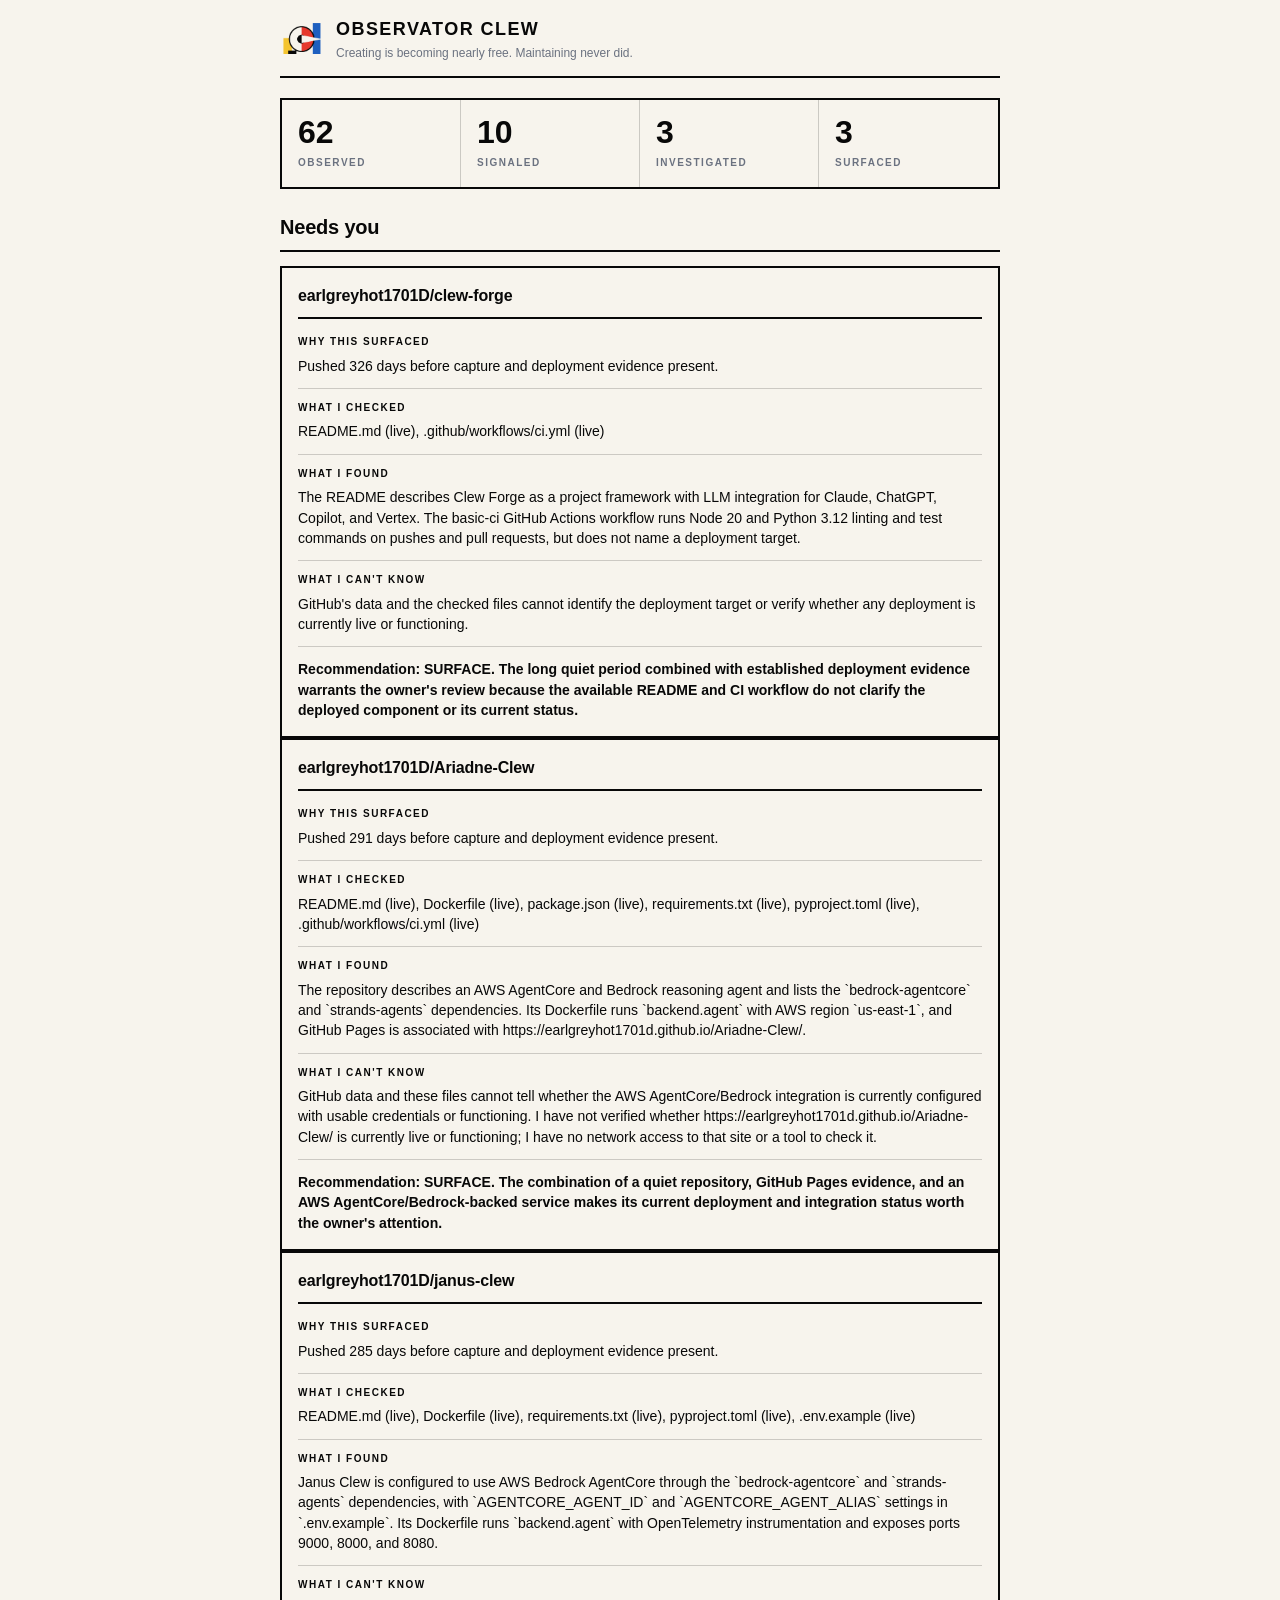
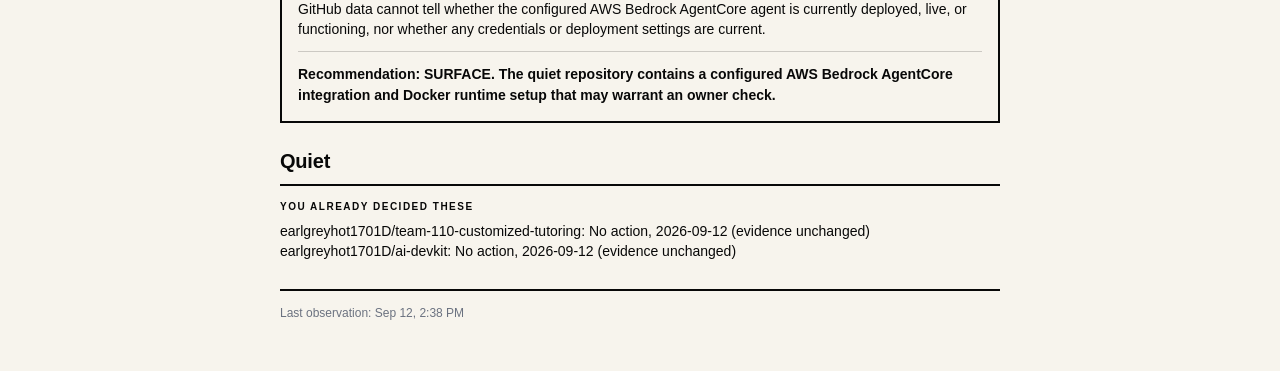
<file: docs/index.html>
<!DOCTYPE html>
<html lang="en">
<head>
  <meta charset="UTF-8">
  <meta name="viewport" content="width=device-width, initial-scale=1">
  <title>Observator Clew: Estate Overview</title>
  <meta name="description" content="Observator watches one person's GitHub estate and decides what actually needs their attention.">
  <link rel="icon" type="image/png" sizes="32x32" href="favicon-32.png">
  <link rel="icon" type="image/png" sizes="16x16" href="favicon-16.png">
  <meta property="og:type" content="website">
  <meta property="og:title" content="Observator Clew: Estate Overview">
  <meta property="og:description" content="Observator watches one person's GitHub estate and decides what actually needs their attention.">
  <meta property="og:url" content="https://earlgreyhot1701d.github.io/observator-clew/">
  <meta property="og:image" content="https://earlgreyhot1701d.github.io/observator-clew/social-1200x630.png">
  <meta name="twitter:card" content="summary_large_image">
  <meta name="twitter:title" content="Observator Clew: Estate Overview">
  <meta name="twitter:description" content="Observator watches one person's GitHub estate and decides what actually needs their attention.">
  <meta name="twitter:image" content="https://earlgreyhot1701d.github.io/observator-clew/social-1200x630.png">
  <style>
    :root{--ink:#080808;--red:#E6392D;--blue:#1E5FBF;--yellow:#F4C430;--ivory:#F7F4ED;--slate:#6B7280;--line:1px solid rgba(8,8,8,.18)}

    *{box-sizing:border-box}
    html,body{margin:0;background:var(--ivory);color:var(--ink)}
    body{font-family:"Helvetica Neue",Arial,sans-serif;line-height:1.45}
    main{width:min(100% - 24px,720px);margin:auto;padding:16px 0 48px}

    header{display:flex;align-items:center;gap:12px;border-bottom:2px solid var(--ink);padding-bottom:14px}
    header img{width:44px;height:44px;display:block}
    .name{font-weight:800;letter-spacing:.08em;font-size:18px}
    .tagline{margin-top:3px;color:var(--slate);font-size:12px}

    .funnel{display:grid;grid-template-columns:1fr;gap:0;border:2px solid var(--ink);margin:20px 0}
    .cell{padding:16px;border-bottom:var(--line)}
    .cell:last-child{border-bottom:0}
    .cell .num{font-size:32px;font-weight:800;line-height:1}
    .cell .cap{font-size:10px;letter-spacing:.15em;font-weight:800;color:var(--slate);margin-top:8px}

    @media(min-width:560px){
      .funnel{grid-template-columns:repeat(4,1fr)}
      .cell{border-bottom:0;border-right:var(--line)}
      .cell:last-child{border-right:0}
    }

    section{margin:24px 0}
    h2{font-size:20px;letter-spacing:-.01em;margin:0 0 14px;border-bottom:2px solid var(--ink);padding-bottom:8px}

    .card{border:2px solid var(--ink);padding:16px}
    .repo{font-size:16px;font-weight:800;letter-spacing:-.01em;padding-bottom:10px;border-bottom:2px solid var(--ink);margin-bottom:4px;word-break:break-word}
    .repo a{color:var(--ink);text-decoration:none}
    .repo a:hover{color:var(--blue)}
    .block{padding:12px 0;border-bottom:var(--line)}
    .block:first-child{padding-top:0}
    .label{font-size:10px;letter-spacing:.15em;font-weight:800;margin-bottom:6px}
    .value{font-size:14px}
    .reco{padding-top:12px;font-size:14px;font-weight:700}

    .quiet{font-size:14px;color:var(--slate)}

    footer{border-top:2px solid var(--ink);padding-top:14px;margin-top:28px;color:var(--slate);font-size:12px}
  </style>
</head>
<body>
  <main>
    <header>
      <img src="assets/avatar-256.png" alt="Observator Clew">
      <div>
        <div class="name">OBSERVATOR CLEW</div>
        <div class="tagline">Creating is becoming nearly free. Maintaining never did.</div>
      </div>
    </header>

    <div class="funnel">
      <div class="cell"><div class="num">62</div><div class="cap">OBSERVED</div></div>
      <div class="cell"><div class="num">10</div><div class="cap">SIGNALED</div></div>
      <div class="cell"><div class="num">3</div><div class="cap">INVESTIGATED</div></div>
      <div class="cell"><div class="num">3</div><div class="cap">SURFACED</div></div>
    </div>

    <section>
      <h2>Needs you</h2>
      <div class="card">
        <div class="repo"><a href="https://github.com/earlgreyhot1701D/clew-forge">earlgreyhot1701D/clew-forge</a></div>
        <div class="block">
          <div class="label">WHY THIS SURFACED</div>
          <div class="value">Pushed 326 days before capture and deployment evidence present.</div>
        </div>
        <div class="block">
          <div class="label">WHAT I CHECKED</div>
          <div class="value">README.md (live), .github/workflows/ci.yml (live)</div>
        </div>
        <div class="block">
          <div class="label">WHAT I FOUND</div>
          <div class="value">The README describes Clew Forge as a project framework with LLM integration for Claude, ChatGPT, Copilot, and Vertex. The basic-ci GitHub Actions workflow runs Node 20 and Python 3.12 linting and test commands on pushes and pull requests, but does not name a deployment target.</div>
        </div>
        <div class="block">
          <div class="label">WHAT I CAN'T KNOW</div>
          <div class="value">GitHub&#x27;s data and the checked files cannot identify the deployment target or verify whether any deployment is currently live or functioning.</div>
        </div>
        <div class="reco">Recommendation: SURFACE. The long quiet period combined with established deployment evidence warrants the owner&#x27;s review because the available README and CI workflow do not clarify the deployed component or its current status.</div>
      </div>
      <div class="card">
        <div class="repo"><a href="https://github.com/earlgreyhot1701D/Ariadne-Clew">earlgreyhot1701D/Ariadne-Clew</a></div>
        <div class="block">
          <div class="label">WHY THIS SURFACED</div>
          <div class="value">Pushed 291 days before capture and deployment evidence present.</div>
        </div>
        <div class="block">
          <div class="label">WHAT I CHECKED</div>
          <div class="value">README.md (live), Dockerfile (live), package.json (live), requirements.txt (live), pyproject.toml (live), .github/workflows/ci.yml (live)</div>
        </div>
        <div class="block">
          <div class="label">WHAT I FOUND</div>
          <div class="value">The repository describes an AWS AgentCore and Bedrock reasoning agent and lists the `bedrock-agentcore` and `strands-agents` dependencies. Its Dockerfile runs `backend.agent` with AWS region `us-east-1`, and GitHub Pages is associated with https://earlgreyhot1701d.github.io/Ariadne-Clew/.</div>
        </div>
        <div class="block">
          <div class="label">WHAT I CAN'T KNOW</div>
          <div class="value">GitHub data and these files cannot tell whether the AWS AgentCore/Bedrock integration is currently configured with usable credentials or functioning. I have not verified whether https://earlgreyhot1701d.github.io/Ariadne-Clew/ is currently live or functioning; I have no network access to that site or a tool to check it.</div>
        </div>
        <div class="reco">Recommendation: SURFACE. The combination of a quiet repository, GitHub Pages evidence, and an AWS AgentCore/Bedrock-backed service makes its current deployment and integration status worth the owner&#x27;s attention.</div>
      </div>
      <div class="card">
        <div class="repo"><a href="https://github.com/earlgreyhot1701D/janus-clew">earlgreyhot1701D/janus-clew</a></div>
        <div class="block">
          <div class="label">WHY THIS SURFACED</div>
          <div class="value">Pushed 285 days before capture and deployment evidence present.</div>
        </div>
        <div class="block">
          <div class="label">WHAT I CHECKED</div>
          <div class="value">README.md (live), Dockerfile (live), requirements.txt (live), pyproject.toml (live), .env.example (live)</div>
        </div>
        <div class="block">
          <div class="label">WHAT I FOUND</div>
          <div class="value">Janus Clew is configured to use AWS Bedrock AgentCore through the `bedrock-agentcore` and `strands-agents` dependencies, with `AGENTCORE_AGENT_ID` and `AGENTCORE_AGENT_ALIAS` settings in `.env.example`. Its Dockerfile runs `backend.agent` with OpenTelemetry instrumentation and exposes ports 9000, 8000, and 8080.</div>
        </div>
        <div class="block">
          <div class="label">WHAT I CAN'T KNOW</div>
          <div class="value">GitHub data cannot tell whether the configured AWS Bedrock AgentCore agent is currently deployed, live, or functioning, nor whether any credentials or deployment settings are current.</div>
        </div>
        <div class="reco">Recommendation: SURFACE. The quiet repository contains a configured AWS Bedrock AgentCore integration and Docker runtime setup that may warrant an owner check.</div>
      </div>
    </section>

    <section>
      <h2>Quiet</h2>
      <div class="label">YOU ALREADY DECIDED THESE</div>
      <div class="value">earlgreyhot1701D/team-110-customized-tutoring: No action, 2026-09-12 (evidence unchanged)</div>
      <div class="value">earlgreyhot1701D/ai-devkit: No action, 2026-09-12 (evidence unchanged)</div>
    </section>

    <footer>Last observation: Sep 12, 2:38 PM</footer>
  </main>
</body>
</html>
</file>
